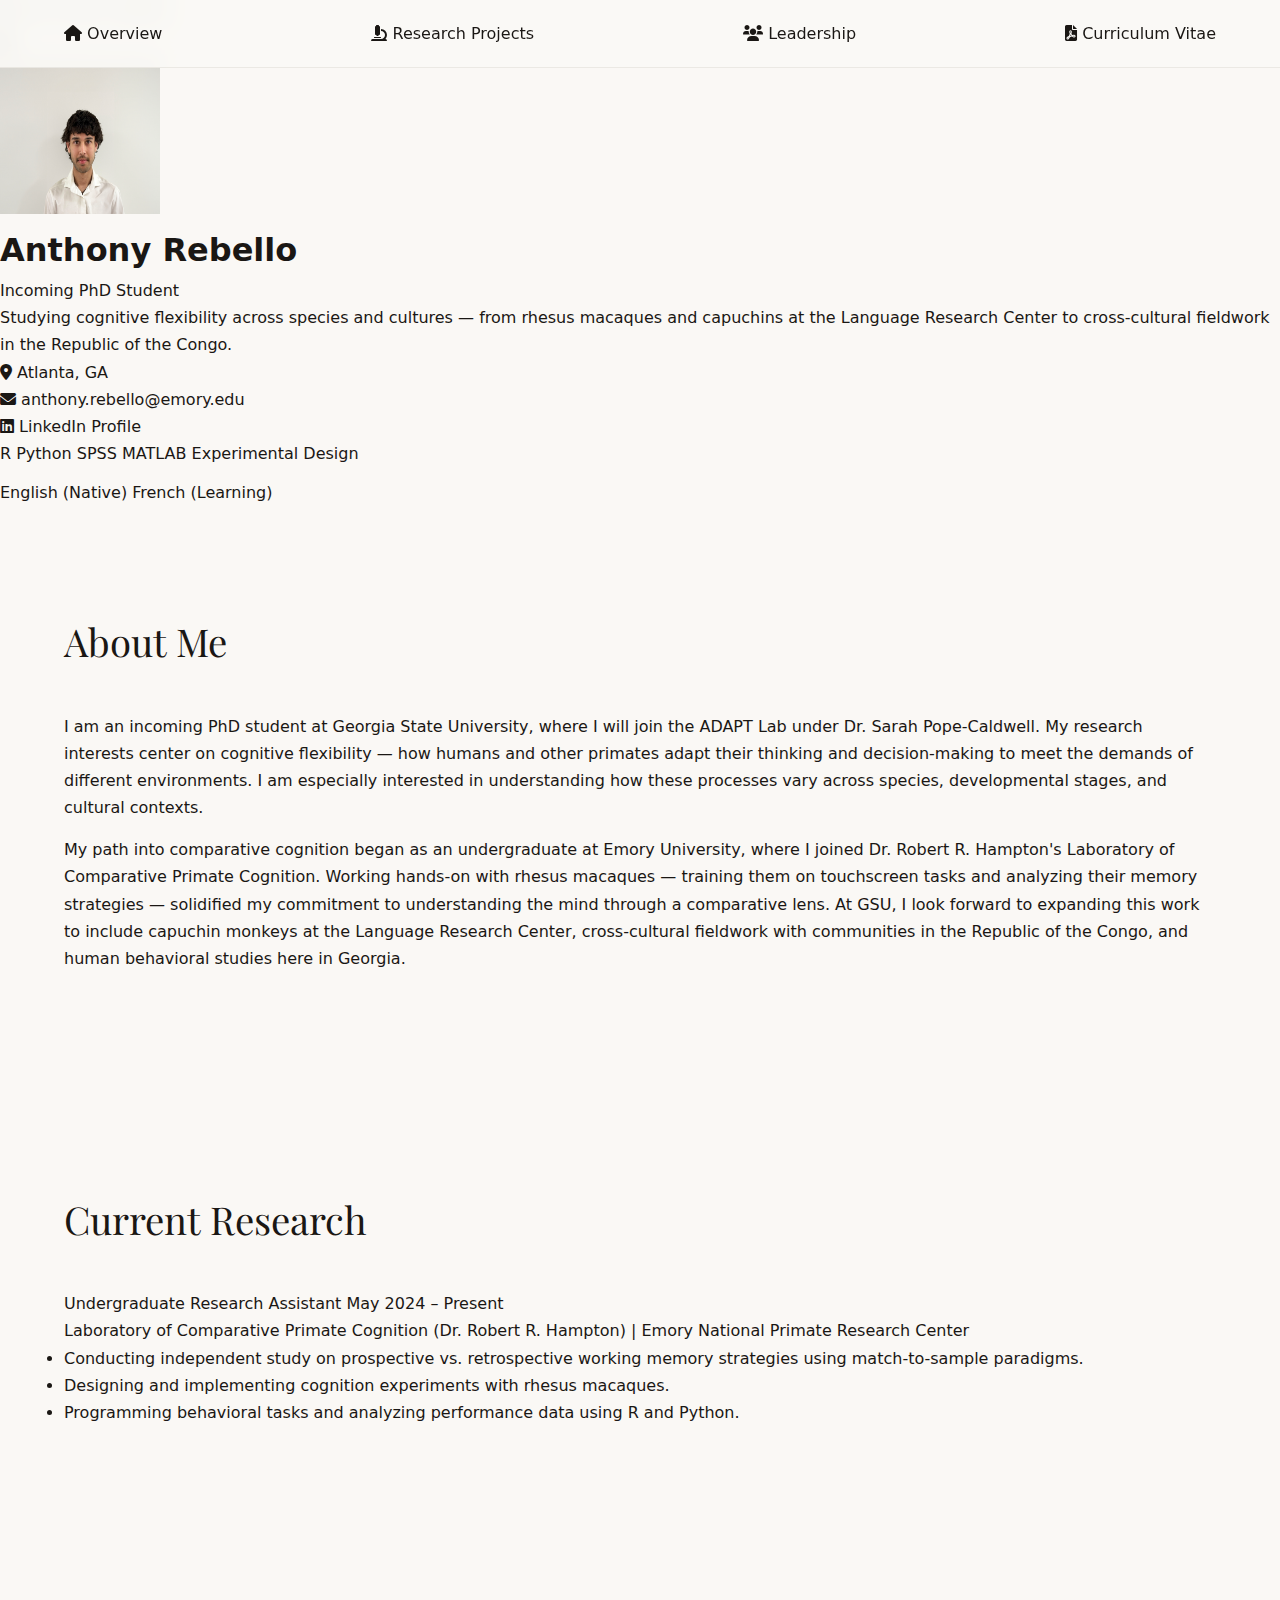
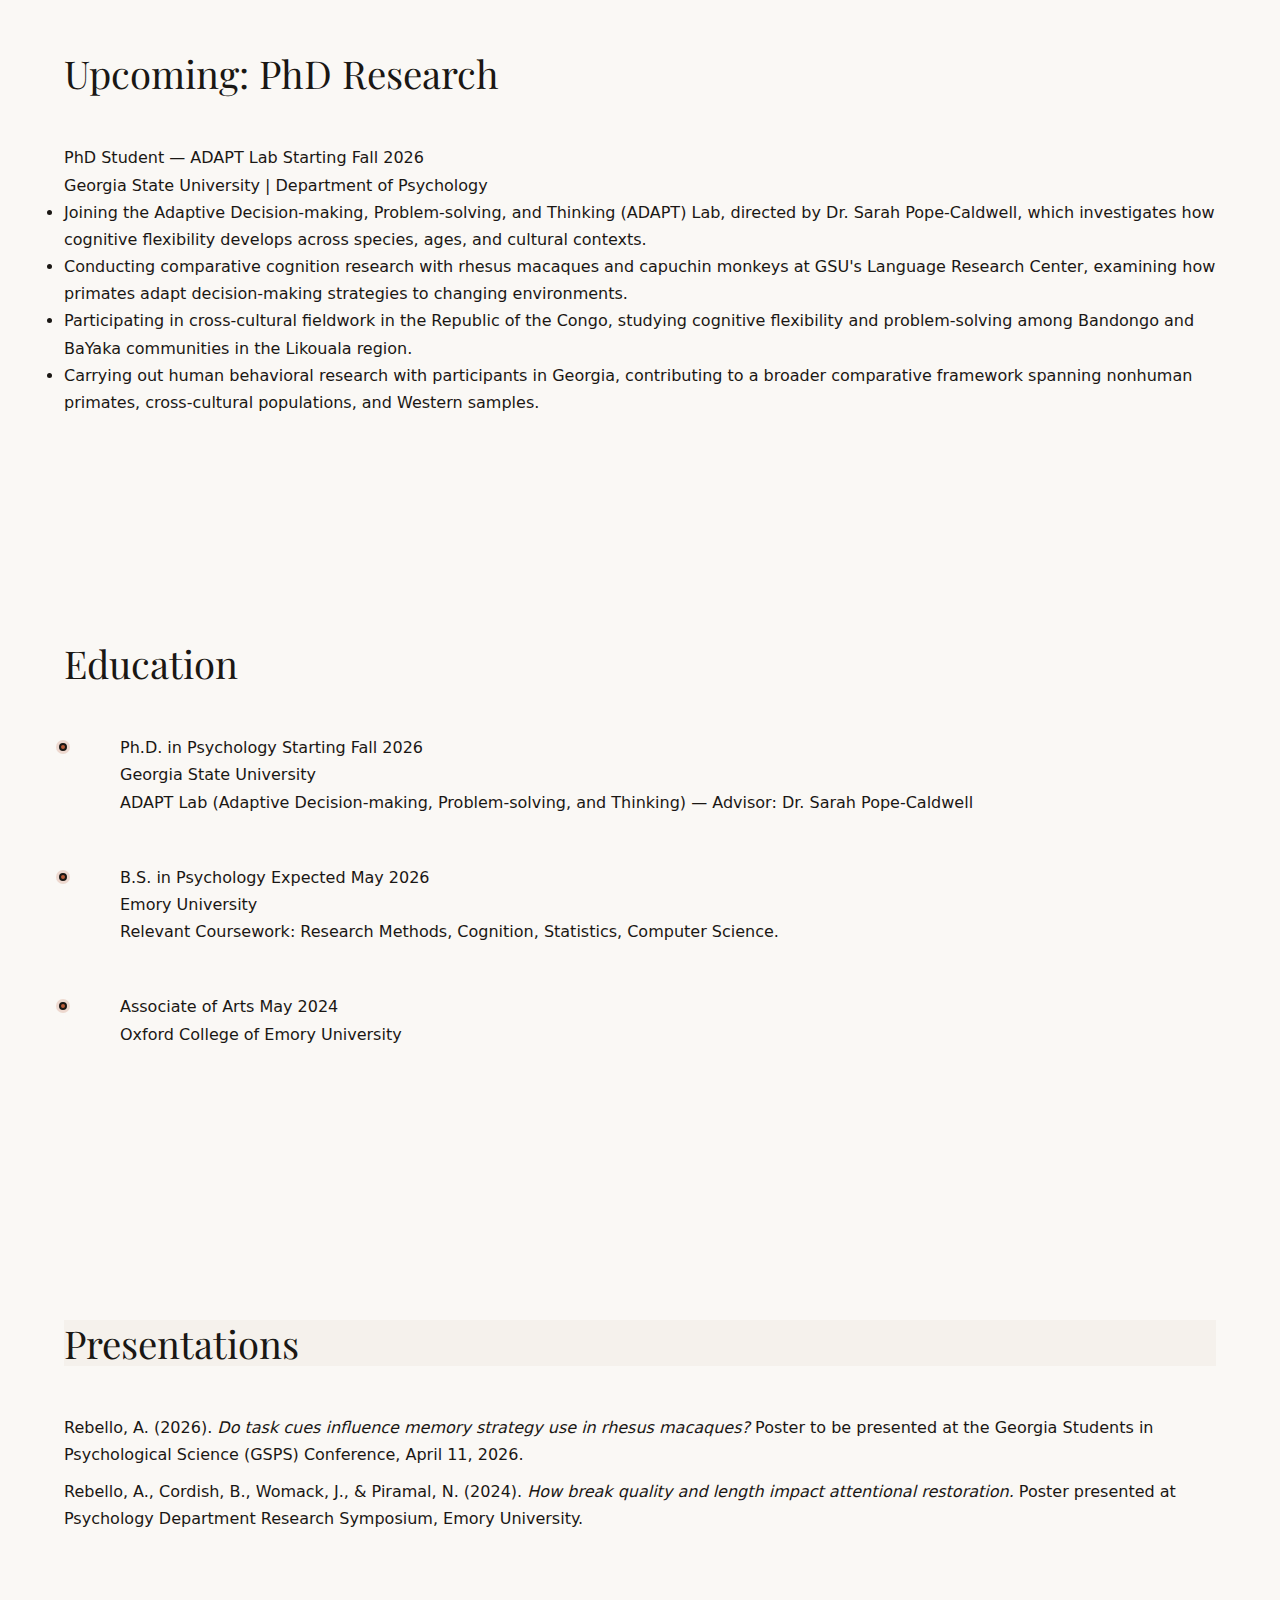
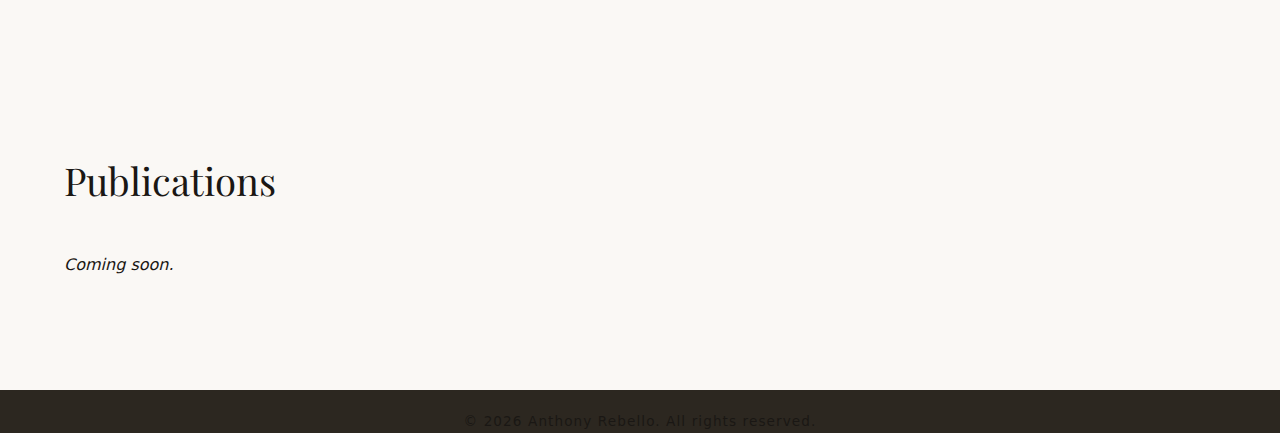
<file: index.html>
<!DOCTYPE html>
<html lang="en">
<head>
    <meta charset="UTF-8">
    <meta name="viewport" content="width=device-width, initial-scale=1.0">
    <title>Anthony Rebello | Incoming PhD Student, Georgia State University</title>
    <meta name="description" content="Portfolio for Anthony Rebello, incoming PhD student at Georgia State University's ADAPT Lab, studying cognitive flexibility in primates and across cultures at the Language Research Center and in the Republic of the Congo.">
    <meta name="keywords" content="Anthony Rebello, Georgia State University, ADAPT Lab, PhD student, cognitive flexibility, primate cognition, cross-cultural psychology, Language Research Center, rhesus macaques, capuchin monkeys, Emory University">
    <meta name="author" content="Anthony Rebello">
    <meta name="robots" content="index, follow">
    <link rel="canonical" href="https://anthonyhrebello.com/">
    <meta property="og:type" content="website">
    <meta property="og:title" content="Anthony Rebello | Incoming PhD Student, Georgia State University">
    <meta property="og:description" content="Incoming PhD student at GSU's ADAPT Lab, studying cognitive flexibility across primates and cultures at the Language Research Center and in the Republic of the Congo.">
    <meta property="og:url" content="https://anthonyhrebello.com/">
    <meta property="og:image" content="https://anthonyhrebello.com/assets/hero.jpg">

    <script async src="https://www.googletagmanager.com/gtag/js?id=G-NYQM9J02CN"></script>
    <script>
      window.dataLayer = window.dataLayer || [];
      function gtag(){dataLayer.push(arguments);}
      gtag('js', new Date());

      gtag('config', 'G-NYQM9J02CN');
    </script>
    <script data-goatcounter="https://anthonyhrebello.goatcounter.com/count" async src="//gc.zgo.at/count.js"></script>

    <link rel="icon" type="image/png" sizes="32x32" href="assets/R.png">
    <link rel="icon" type="image/png" sizes="16x16" href="assets/R.png">
    <link rel="apple-touch-icon" href="assets/R.png">
    <meta name="theme-color" content="#003366">

    <link rel="stylesheet" href="styles.css">
    <link rel="preconnect" href="https://fonts.googleapis.com">
    <link rel="preconnect" href="https://fonts.gstatic.com" crossorigin>
    <link href="https://fonts.googleapis.com/css2?family=Playfair+Display:ital,wght@0,400;0,700;1,400&family=Manrope:wght@300;400;500;600;700&display=swap" rel="stylesheet">
    <link rel="stylesheet" href="https://cdnjs.cloudflare.com/ajax/libs/font-awesome/6.0.0/css/all.min.css">

    <script type="application/ld+json">
    {
        "@context": "https://schema.org",
        "@type": "Person",
        "name": "Anthony H. Rebello",
        "jobTitle": "Incoming PhD Student",
        "affiliation": [
            {
                "@type": "CollegeOrUniversity",
                "name": "Georgia State University"
            },
            {
                "@type": "CollegeOrUniversity",
                "name": "Emory University"
            }
        ],
        "url": "https://anthonyhrebello.com/",
        "sameAs": [
            "https://www.linkedin.com/in/anthonyhrebello"
        ],
        "knowsAbout": [
            "cognitive flexibility",
            "primate cognition",
            "cross-cultural psychology",
            "comparative cognition",
            "prospective memory",
            "psychology research"
        ],
        "email": "mailto:anthony.rebello@emory.edu"
    }
    </script>
</head>
<body>
    <a class="skip-link" href="#main-content">Skip to main content</a>

    <div class="wrapper">

        <aside class="sidebar" aria-label="Site navigation and contact">
            <div class="sidebar-header-bg" role="presentation">
                <button class="theme-toggle" id="themeToggle" aria-label="Toggle dark mode">
                    <i class="fas fa-moon"></i>
                </button>
            </div>

            <div class="profile-section">
                <figure class="profile-img">
                    <img src="assets/hero.jpg" alt="Portrait of Anthony Rebello" loading="lazy" width="160" height="160">
                </figure>
                <h1>Anthony Rebello</h1>
                <div class="role">Incoming PhD Student</div>
                <p class="lead-text">
                    Studying cognitive flexibility across species and cultures — from rhesus macaques and capuchins at the Language Research Center to cross-cultural fieldwork in the Republic of the Congo.
                </p>
            </div>

            <nav class="nav-menu" aria-label="Primary">
                <a href="index.html" class="nav-link active" aria-current="page"><i class="fas fa-home" aria-hidden="true"></i> Overview</a>
                <a href="research.html" class="nav-link"><i class="fas fa-microscope" aria-hidden="true"></i> Research Projects</a>
                <a href="involvement.html" class="nav-link"><i class="fas fa-users" aria-hidden="true"></i> Leadership</a>
                <a href="AnthonyRebelloCV.pdf" target="_blank" rel="noopener" class="nav-link"><i class="fas fa-file-pdf" aria-hidden="true"></i> Curriculum Vitae</a>
            </nav>

            <div class="sidebar-details" aria-label="Contact details">
                <div class="contact-item"><i class="fas fa-map-marker-alt" aria-hidden="true"></i> Atlanta, GA</div>
                <div class="contact-item"><i class="fas fa-envelope" aria-hidden="true"></i> <a href="mailto:anthony.rebello@emory.edu">anthony.rebello@emory.edu</a></div>
                <div class="contact-item"><i class="fab fa-linkedin" aria-hidden="true"></i> <a href="https://linkedin.com/in/anthonyhrebello" target="_blank" rel="noopener">LinkedIn Profile</a></div>

                <div class="skills-cloud" aria-label="Research tools">
                    <span class="skill-tag">R</span>
                    <span class="skill-tag">Python</span>
                    <span class="skill-tag">SPSS</span>
                    <span class="skill-tag">MATLAB</span>
                    <span class="skill-tag">Experimental Design</span>
                </div>

                <div class="skills-cloud" aria-label="Languages" style="margin-top: 12px;">
                    <span class="skill-tag">English (Native)</span>
                    <span class="skill-tag">French (Learning)</span>
                </div>
            </div>
        </aside>

        <main class="main-content" id="main-content">

            <section aria-labelledby="about" class="fade-in">
                <h2 id="about" class="section-title">About Me</h2>
                <p>
                    I am an incoming PhD student at Georgia State University, where I will join the ADAPT Lab under Dr. Sarah Pope-Caldwell. My research interests center on cognitive flexibility — how humans and other primates adapt their thinking and decision-making to meet the demands of different environments. I am especially interested in understanding how these processes vary across species, developmental stages, and cultural contexts.
                </p>
                <p style="margin-top: 15px;">
                    My path into comparative cognition began as an undergraduate at Emory University, where I joined Dr. Robert R. Hampton's Laboratory of Comparative Primate Cognition. Working hands-on with rhesus macaques — training them on touchscreen tasks and analyzing their memory strategies — solidified my commitment to understanding the mind through a comparative lens. At GSU, I look forward to expanding this work to include capuchin monkeys at the Language Research Center, cross-cultural fieldwork with communities in the Republic of the Congo, and human behavioral studies here in Georgia.
                </p>
            </section>

            <section aria-labelledby="current-research" class="fade-in">
                <h2 id="current-research" class="section-title">Current Research</h2>
                <div class="item">
                    <div class="item-header">
                        <span class="item-role">Undergraduate Research Assistant</span>
                        <span class="item-date">May 2024 – Present</span>
                    </div>
                    <span class="item-place">Laboratory of Comparative Primate Cognition (Dr. Robert R. Hampton) | Emory National Primate Research Center</span>
                    <ul class="details">
                        <li>Conducting independent study on prospective vs. retrospective working memory strategies using match-to-sample paradigms.</li>
                        <li>Designing and implementing cognition experiments with rhesus macaques.</li>
                        <li>Programming behavioral tasks and analyzing performance data using R and Python.</li>
                    </ul>
                </div>
            </section>

            <section aria-labelledby="upcoming-research" class="fade-in">
                <h2 id="upcoming-research" class="section-title">Upcoming: PhD Research</h2>
                <div class="item">
                    <div class="item-header">
                        <span class="item-role">PhD Student — ADAPT Lab</span>
                        <span class="item-date">Starting Fall 2026</span>
                    </div>
                    <span class="item-place">Georgia State University | Department of Psychology</span>
                    <ul class="details">
                        <li>Joining the Adaptive Decision-making, Problem-solving, and Thinking (ADAPT) Lab, directed by Dr. Sarah Pope-Caldwell, which investigates how cognitive flexibility develops across species, ages, and cultural contexts.</li>
                        <li>Conducting comparative cognition research with rhesus macaques and capuchin monkeys at GSU's Language Research Center, examining how primates adapt decision-making strategies to changing environments.</li>
                        <li>Participating in cross-cultural fieldwork in the Republic of the Congo, studying cognitive flexibility and problem-solving among Bandongo and BaYaka communities in the Likouala region.</li>
                        <li>Carrying out human behavioral research with participants in Georgia, contributing to a broader comparative framework spanning nonhuman primates, cross-cultural populations, and Western samples.</li>
                    </ul>
                </div>
            </section>

            <section aria-labelledby="education" class="fade-in">
                <h2 id="education" class="section-title">Education</h2>
                <div class="timeline">
                    <div class="timeline-item">
                        <div class="item-header">
                            <span class="item-role">Ph.D. in Psychology</span>
                            <span class="item-date">Starting Fall 2026</span>
                        </div>
                        <span class="item-place">Georgia State University</span>
                        <p class="muted-text">ADAPT Lab (Adaptive Decision-making, Problem-solving, and Thinking) — Advisor: Dr. Sarah Pope-Caldwell</p>
                    </div>

                    <div class="timeline-item">
                        <div class="item-header">
                            <span class="item-role">B.S. in Psychology</span>
                            <span class="item-date">Expected May 2026</span>
                        </div>
                        <span class="item-place">Emory University</span>
                        <p class="muted-text">Relevant Coursework: Research Methods, Cognition, Statistics, Computer Science.</p>
                    </div>

                    <div class="timeline-item">
                        <div class="item-header">
                            <span class="item-role">Associate of Arts</span>
                            <span class="item-date">May 2024</span>
                        </div>
                        <span class="item-place">Oxford College of Emory University</span>
                    </div>
                </div>
            </section>

            <section aria-labelledby="presentations" class="fade-in" style="border-left-color: var(--accent);">
                <h2 id="presentations" class="section-title">Presentations</h2>
                <p>
                    <strong>Rebello, A.</strong> (2026). <em>Do task cues influence memory strategy use in rhesus macaques?</em> Poster to be presented at the Georgia Students in Psychological Science (GSPS) Conference, April 11, 2026.
                </p>
                <p style="margin-top: 10px;">
                    <strong>Rebello, A.</strong>, Cordish, B., Womack, J., &amp; Piramal, N. (2024). <em>How break quality and length impact attentional restoration.</em> Poster presented at Psychology Department Research Symposium, Emory University.
                </p>
            </section>

            <section aria-labelledby="publications" class="fade-in">
                <h2 id="publications" class="section-title">Publications</h2>
                <p style="color: var(--text-light); font-style: italic;">Coming soon.</p>
            </section>

            <footer style="text-align: center; padding: 20px 0 0; color: var(--text-light); font-size: 0.85rem;">
                <p>&copy; 2026 Anthony Rebello. All rights reserved.</p>
            </footer>

        </main>
    </div>
    <script>
    // Dark mode toggle
    (function() {
        var toggle = document.getElementById('themeToggle');
        var icon = toggle.querySelector('i');
        var saved = localStorage.getItem('theme');
        if (saved === 'dark' || (!saved && window.matchMedia('(prefers-color-scheme: dark)').matches)) {
            document.documentElement.setAttribute('data-theme', 'dark');
            icon.classList.replace('fa-moon', 'fa-sun');
        }
        toggle.addEventListener('click', function() {
            var isDark = document.documentElement.getAttribute('data-theme') === 'dark';
            if (isDark) {
                document.documentElement.removeAttribute('data-theme');
                icon.classList.replace('fa-sun', 'fa-moon');
                localStorage.setItem('theme', 'light');
            } else {
                document.documentElement.setAttribute('data-theme', 'dark');
                icon.classList.replace('fa-moon', 'fa-sun');
                localStorage.setItem('theme', 'dark');
            }
        });
    })();

    // Scroll fade-in animations
    (function() {
        var observer = new IntersectionObserver(function(entries) {
            entries.forEach(function(entry) {
                if (entry.isIntersecting) {
                    entry.target.classList.add('visible');
                    observer.unobserve(entry.target);
                }
            });
        }, { threshold: 0.1 });
        document.querySelectorAll('.fade-in').forEach(function(el) {
            observer.observe(el);
        });
    })();
    </script>
</body>
</html>
</file>
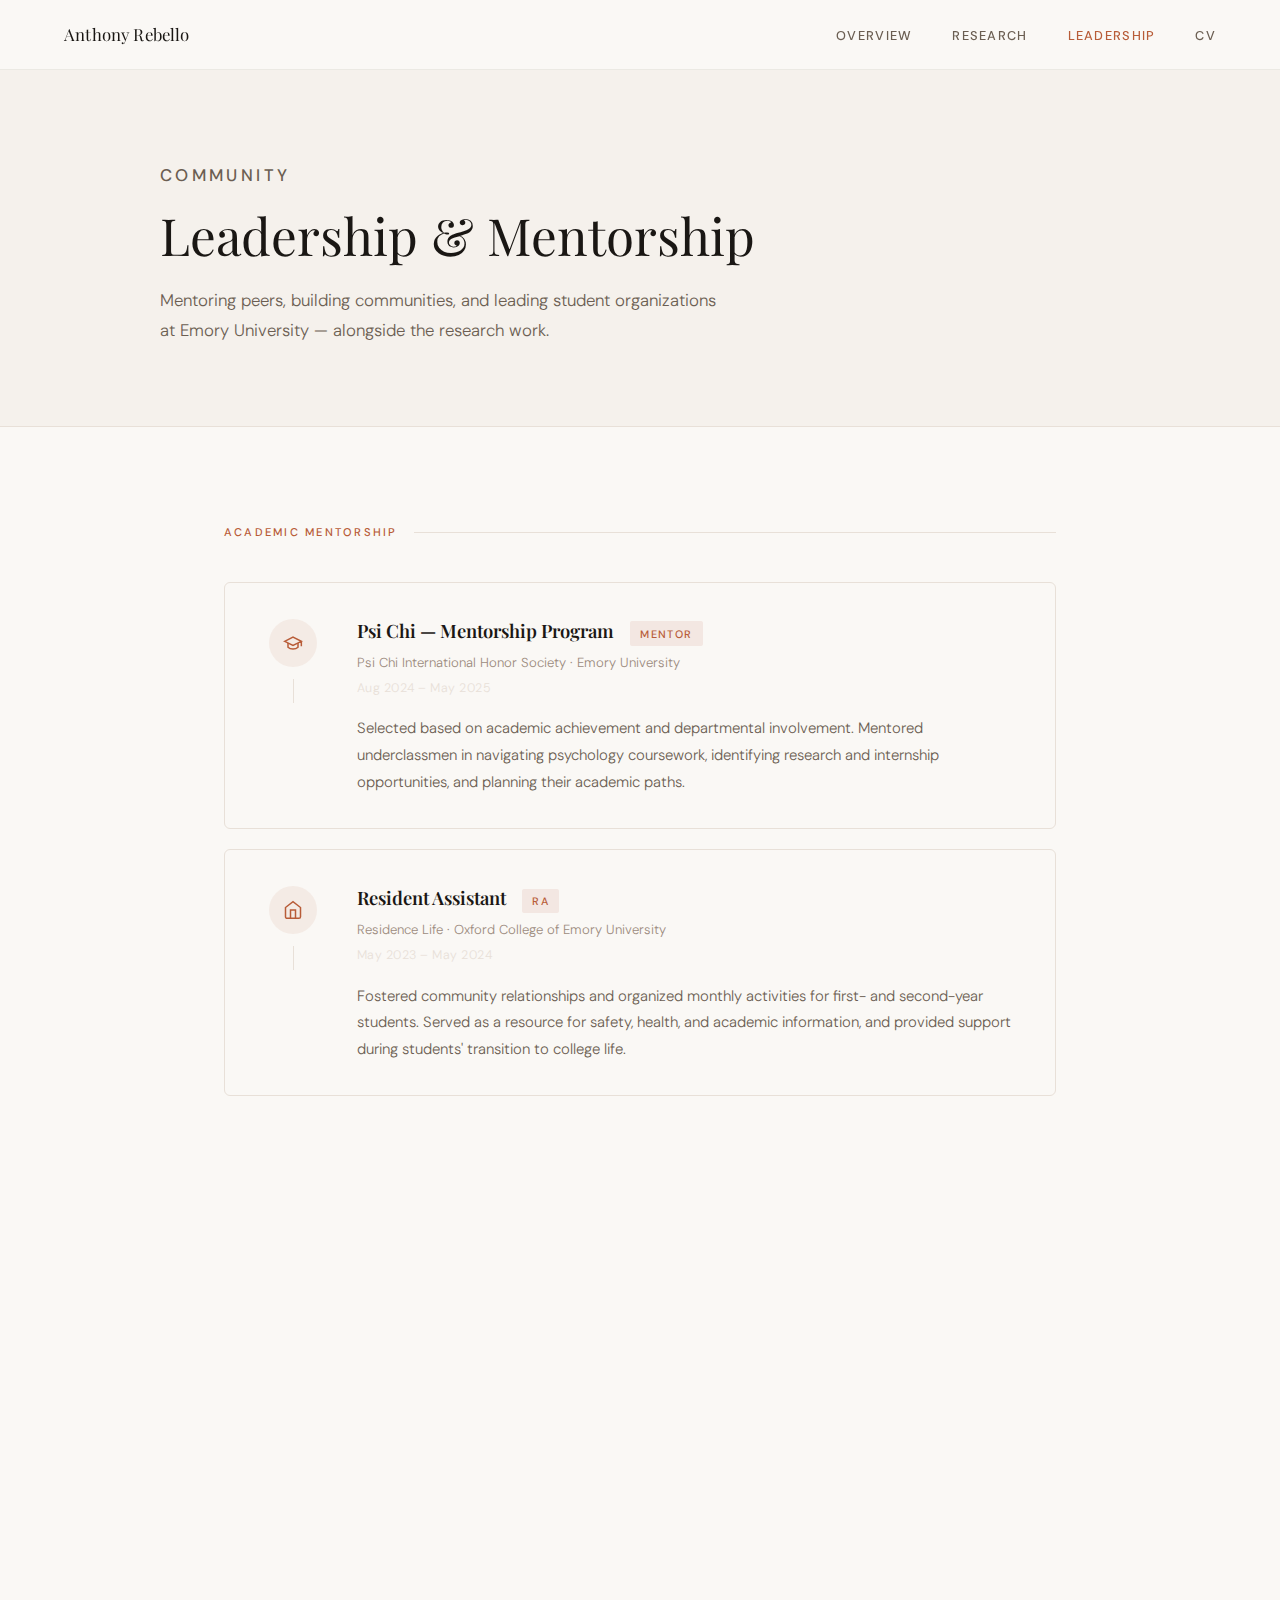
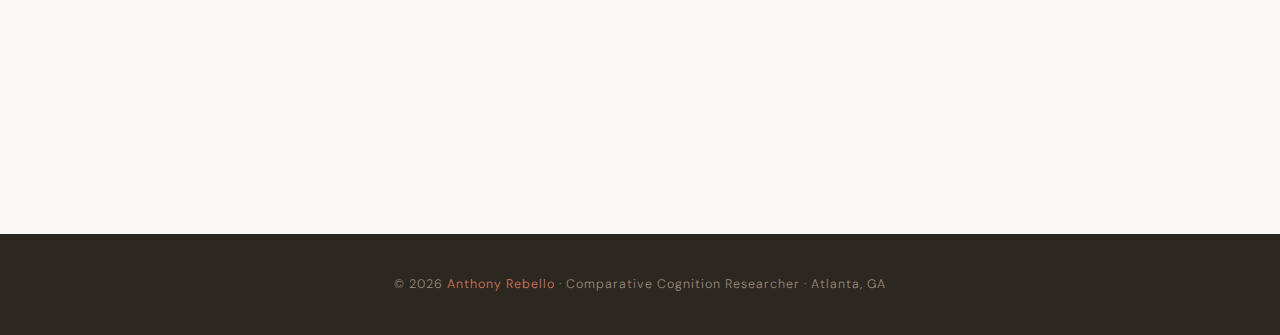
<file: involvement.html>
<!DOCTYPE html>
<html lang="en">
<head>
  <meta charset="UTF-8" />
  <meta name="viewport" content="width=device-width, initial-scale=1.0" />
  <title>Leadership | Anthony Rebello</title>
  <meta name="description" content="Leadership and mentorship by Anthony Rebello — Psi Chi mentor, Resident Assistant, Running Club, and Outdoor Club President at Emory University." />
  <meta name="author" content="Anthony Rebello" />
  <meta name="robots" content="index, follow" />
  <link rel="canonical" href="https://anthonyhrebello.com/involvement.html" />
  <meta property="og:type" content="profile" />
  <meta property="og:title" content="Leadership | Anthony Rebello" />
  <meta property="og:description" content="Explore Anthony Rebello's leadership roles, mentorship, and student community building at Emory University." />
  <meta property="og:url" content="https://anthonyhrebello.com/involvement.html" />
  <meta property="og:image" content="https://anthonyhrebello.com/assets/hero.jpg" />

  <script async src="https://www.googletagmanager.com/gtag/js?id=G-NYQM9J02CN"></script>
  <script>
    window.dataLayer = window.dataLayer || [];
    function gtag(){dataLayer.push(arguments);}
    gtag('js', new Date());
    gtag('config', 'G-NYQM9J02CN');
  </script>
  <script data-goatcounter="https://anthonyhrebello.goatcounter.com/count" async src="//gc.zgo.at/count.js"></script>

  <link rel="icon" type="image/png" sizes="32x32" href="assets/R.png" />
  <link rel="apple-touch-icon" href="assets/R.png" />
  <meta name="theme-color" content="#1a1714" />

  <link rel="preconnect" href="https://fonts.googleapis.com" />
  <link rel="preconnect" href="https://fonts.gstatic.com" crossorigin />
  <link href="https://fonts.googleapis.com/css2?family=Playfair+Display:ital,wght@0,400;0,600;1,400&family=DM+Sans:wght@300;400;500&display=swap" rel="stylesheet" />
  <link rel="stylesheet" href="styles.css" />
</head>
<body>

  <!-- MOBILE NAV DRAWER -->
  <div class="nav-drawer" id="navDrawer">
    <button class="nav-drawer-close" id="navClose" aria-label="Close menu">✕</button>
    <a href="index.html" class="">Overview</a>
    <a href="research.html" class="">Research</a>
    <a href="involvement.html" class="active">Leadership</a>
    <a href="AnthonyRebelloCV.pdf" target="_blank" rel="noopener">CV</a>
  </div>

  <nav id="nav">
    <a href="index.html" class="nav-name">Anthony Rebello</a>
    <ul class="nav-links">
      <li><a href="index.html">Overview</a></li>
      <li><a href="research.html">Research</a></li>
      <li><a href="involvement.html" class="active">Leadership</a></li>
      <li><a href="AnthonyRebelloCV.pdf" target="_blank" rel="noopener">CV</a></li>
    </ul>
    <button class="nav-hamburger" id="navHamburger" aria-label="Open menu"><span></span><span></span><span></span></button>
  </nav>

  <header class="page-header">
    <div class="page-header-inner">
      <p class="page-label reveal">Community</p>
      <h1 class="reveal">Leadership & Mentorship</h1>
      <p class="reveal">Mentoring peers, building communities, and leading student organizations at Emory University — alongside the research work.</p>
    </div>
  </header>

  <main id="main-content">
    <div class="content">

      <!-- ACADEMIC MENTORSHIP -->
      <div class="leadership-section">
        <div class="section-eyebrow reveal">
          <span class="section-eyebrow-label">Academic Mentorship</span>
          <div class="section-eyebrow-line"></div>
        </div>

        <div class="role-card reveal">
          <div class="role-icon-wrap">
            <div class="role-icon">
              <svg width="20" height="20" viewBox="0 0 24 24" fill="none" stroke="var(--accent)" stroke-width="1.8">
                <path d="M22 10v6M2 10l10-5 10 5-10 5z"/>
                <path d="M6 12v5c3 3 9 3 12 0v-5"/>
              </svg>
            </div>
            <div class="role-icon-line"></div>
          </div>
          <div class="role-body">
            <div class="role-header">
              <span class="role-title">Psi Chi — Mentorship Program</span>
              <span class="role-badge">Mentor</span>
            </div>
            <p class="role-org">Psi Chi International Honor Society · Emory University</p>
            <p class="role-date">Aug 2024 – May 2025</p>
            <p class="role-desc">
              Selected based on academic achievement and departmental involvement. Mentored underclassmen in navigating psychology coursework, identifying research and internship opportunities, and planning their academic paths.
            </p>
          </div>
        </div>

        <div class="role-card reveal">
          <div class="role-icon-wrap">
            <div class="role-icon">
              <svg width="20" height="20" viewBox="0 0 24 24" fill="none" stroke="var(--accent)" stroke-width="1.8">
                <path d="M3 9l9-7 9 7v11a2 2 0 0 1-2 2H5a2 2 0 0 1-2-2z"/>
                <polyline points="9 22 9 12 15 12 15 22"/>
              </svg>
            </div>
            <div class="role-icon-line"></div>
          </div>
          <div class="role-body">
            <div class="role-header">
              <span class="role-title">Resident Assistant</span>
              <span class="role-badge">RA</span>
            </div>
            <p class="role-org">Residence Life · Oxford College of Emory University</p>
            <p class="role-date">May 2023 – May 2024</p>
            <p class="role-desc">
              Fostered community relationships and organized monthly activities for first- and second-year students. Served as a resource for safety, health, and academic information, and provided support during students' transition to college life.
            </p>
          </div>
        </div>
      </div>

      <!-- CAMPUS LEADERSHIP -->
      <div class="leadership-section">
        <div class="section-eyebrow reveal">
          <span class="section-eyebrow-label">Campus Leadership</span>
          <div class="section-eyebrow-line"></div>
        </div>

        <div class="role-card reveal">
          <div class="role-icon-wrap">
            <div class="role-icon">
              <svg width="20" height="20" viewBox="0 0 24 24" fill="none" stroke="var(--accent)" stroke-width="1.8">
                <circle cx="12" cy="5" r="3"/>
                <path d="M6.5 8a5.5 5.5 0 0 0 11 0"/>
                <path d="M3 21l4-8 5 3 5-3 4 8"/>
              </svg>
            </div>
            <div class="role-icon-line"></div>
          </div>
          <div class="role-body">
            <div class="role-header">
              <span class="role-title">Emory University Running Club</span>
              <span class="role-badge">Representative</span>
            </div>
            <p class="role-org">Emory University</p>
            <p class="role-date">Aug 2024 – Present</p>
            <p class="role-desc">
              Led outreach and planning for weekly training sessions as the Upperclassmen Representative. Co-organized events and coordinated transportation logistics for student races.
            </p>
          </div>
        </div>

        <div class="role-card reveal">
          <div class="role-icon-wrap">
            <div class="role-icon">
              <svg width="20" height="20" viewBox="0 0 24 24" fill="none" stroke="var(--accent)" stroke-width="1.8">
                <path d="M3 17l4-8 4 4 4-6 4 4"/>
                <path d="M21 21H3"/>
                <circle cx="18" cy="8" r="2"/>
              </svg>
            </div>
            <div class="role-icon-line"></div>
          </div>
          <div class="role-body">
            <div class="role-header">
              <span class="role-title">Oxford College Outdoor Club</span>
              <span class="role-badge">President</span>
            </div>
            <p class="role-org">Oxford College of Emory University</p>
            <p class="role-date">May 2023 – May 2025</p>
            <p class="role-desc">
              Oversaw club finances, elections, and advertising for a two-year term. Served as primary liaison between the faculty advisor and executive board to plan adventure activities and grow club membership.
            </p>
          </div>
        </div>
      </div>

    </div>
  </main>

  <footer>
    <p>© 2026 <span>Anthony Rebello</span> · Comparative Cognition Researcher · Atlanta, GA</p>
  </footer>
  <script>
    const nav = document.getElementById('nav');
    window.addEventListener('scroll', () => {
      nav.classList.toggle('scrolled', window.scrollY > 30);
    });


    // Mobile nav
    const hamburger = document.getElementById('navHamburger');
    const drawer = document.getElementById('navDrawer');
    const navClose = document.getElementById('navClose');
    hamburger.addEventListener('click', () => {
      hamburger.classList.toggle('open');
      drawer.classList.toggle('open');
      document.body.style.overflow = drawer.classList.contains('open') ? 'hidden' : '';
    });
    navClose.addEventListener('click', () => {
      hamburger.classList.remove('open');
      drawer.classList.remove('open');
      document.body.style.overflow = '';
    });
    drawer.querySelectorAll('a').forEach(a => {
      a.addEventListener('click', () => {
        hamburger.classList.remove('open');
        drawer.classList.remove('open');
        document.body.style.overflow = '';
      });
    });
    document.body.classList.add('js-ready');
    const observer = new IntersectionObserver((entries) => {
      entries.forEach((entry, i) => {
        if (entry.isIntersecting) {
          setTimeout(() => entry.target.classList.add('visible'), i * 60);
          observer.unobserve(entry.target);
        }
      });
    }, { threshold: 0.1 });
    document.querySelectorAll('.reveal').forEach(el => observer.observe(el));
  </script>

</body>
</html>
</file>
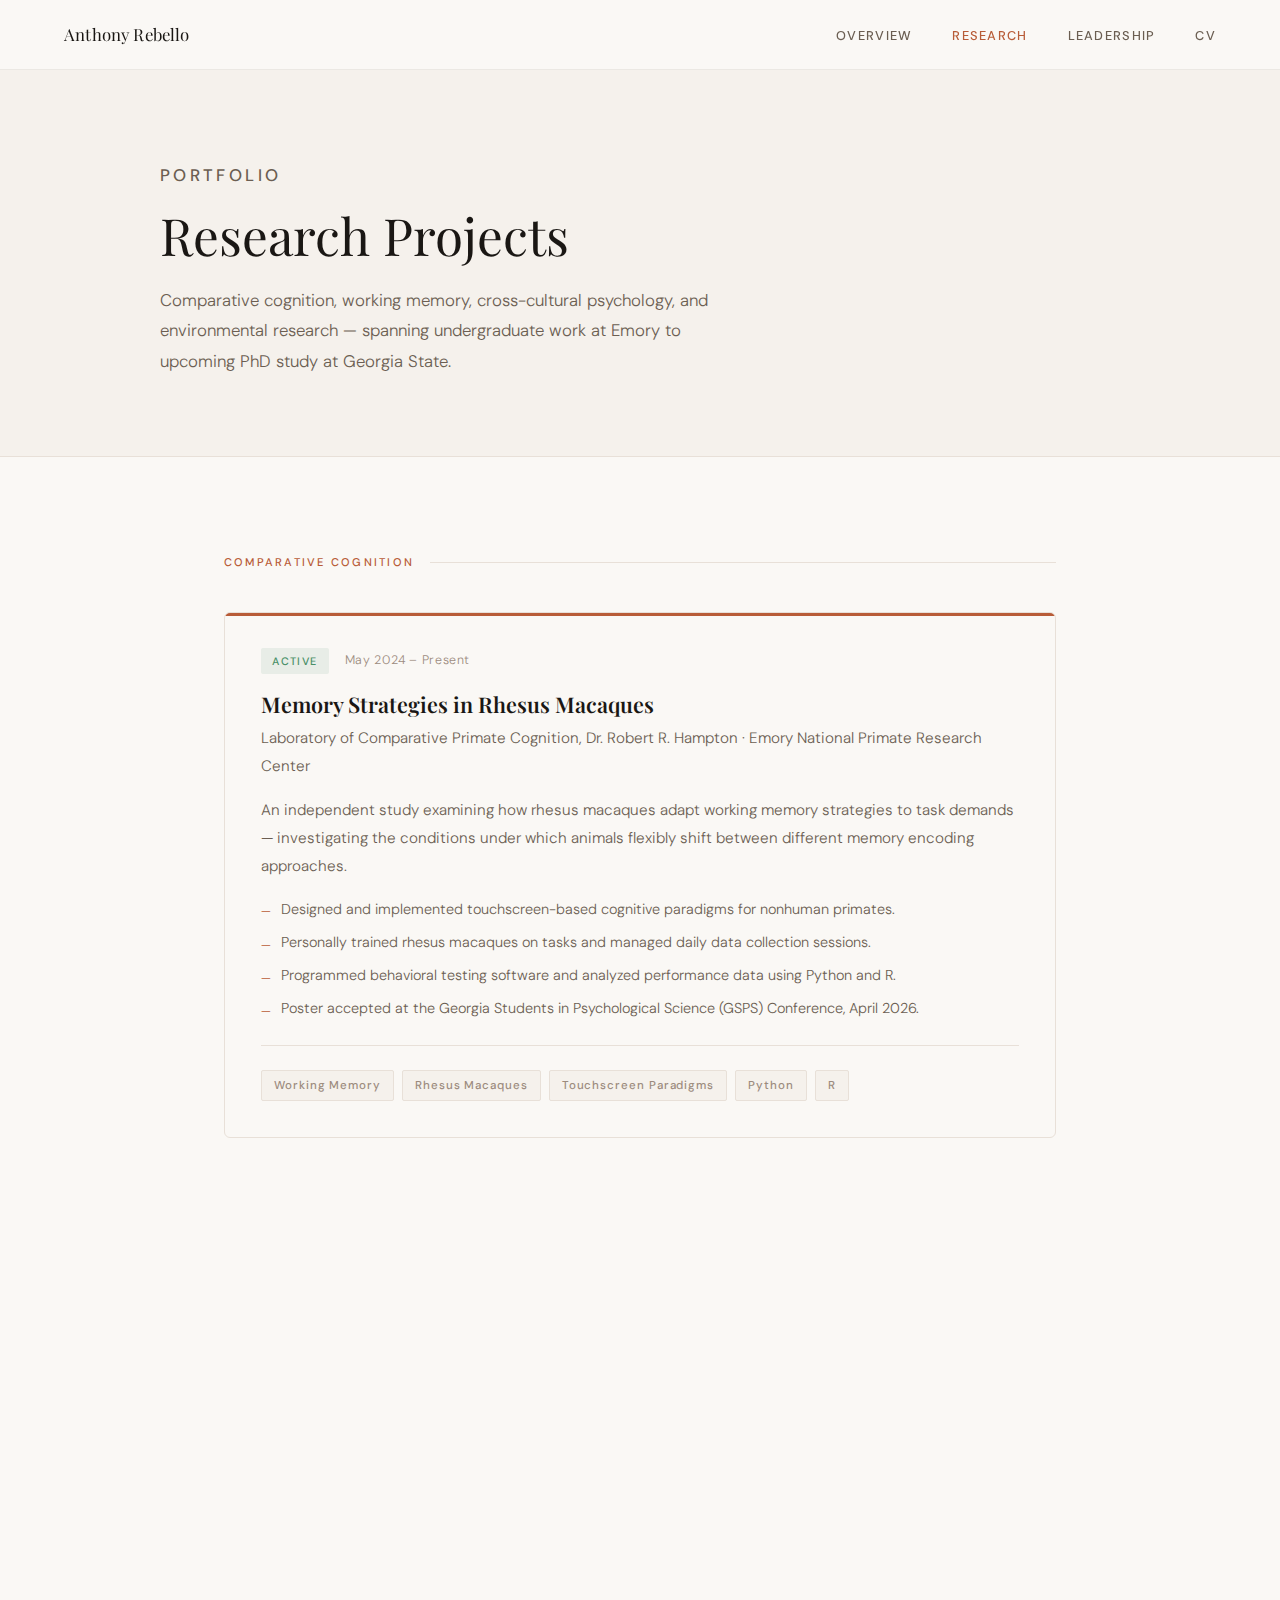
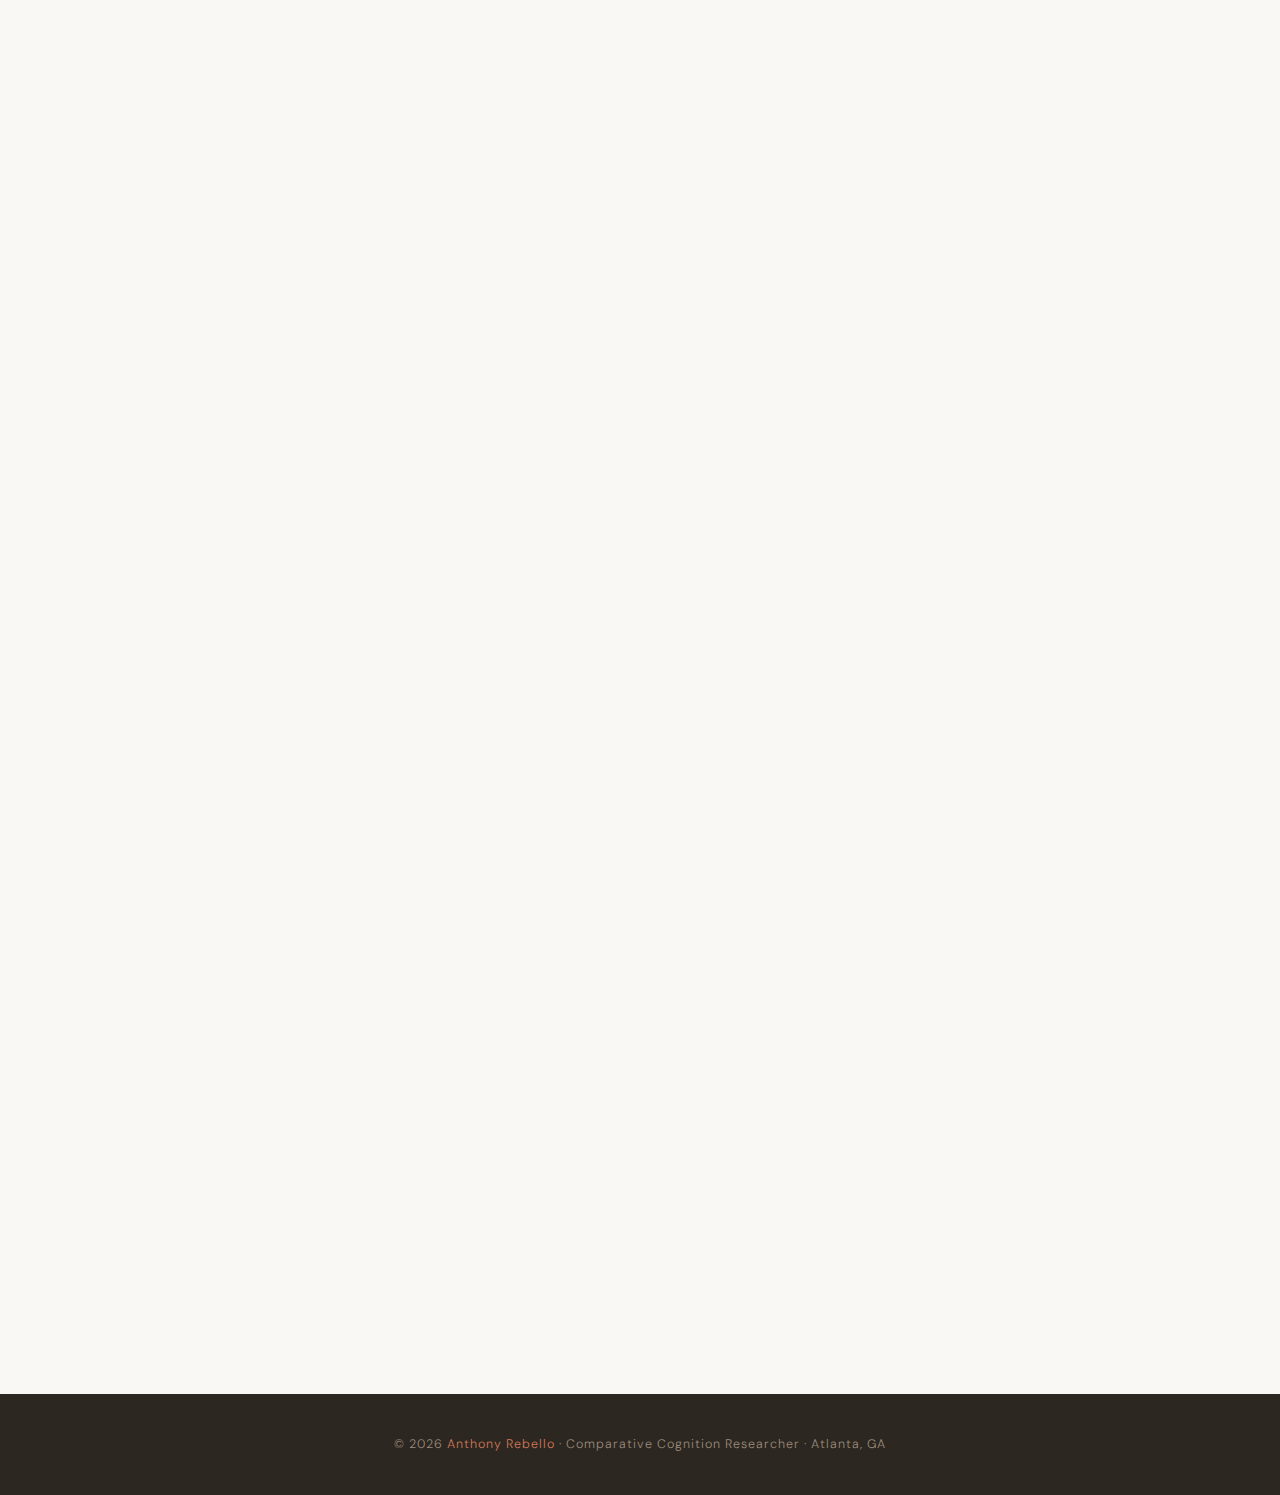
<file: research.html>
<!DOCTYPE html>
<html lang="en">
<head>
  <meta charset="UTF-8" />
  <meta name="viewport" content="width=device-width, initial-scale=1.0" />
  <title>Research Projects | Anthony Rebello</title>
  <meta name="description" content="Research portfolio for Anthony Rebello, incoming PhD student at GSU's ADAPT Lab, covering primate cognition, comparative cognition, cross-cultural psychology, and environmental psychology." />
  <meta name="author" content="Anthony Rebello" />
  <meta name="robots" content="index, follow" />
  <link rel="canonical" href="https://anthonyhrebello.com/research.html" />
  <meta property="og:type" content="article" />
  <meta property="og:title" content="Research Projects | Anthony Rebello" />
  <meta property="og:description" content="Detailed look at Anthony Rebello's research on primate cognition, comparative cognition, cross-cultural cognitive flexibility, and environmental psychology." />
  <meta property="og:url" content="https://anthonyhrebello.com/research.html" />
  <meta property="og:image" content="https://anthonyhrebello.com/assets/hero.jpg" />

  <script async src="https://www.googletagmanager.com/gtag/js?id=G-NYQM9J02CN"></script>
  <script>
    window.dataLayer = window.dataLayer || [];
    function gtag(){dataLayer.push(arguments);}
    gtag('js', new Date());
    gtag('config', 'G-NYQM9J02CN');
  </script>
  <script data-goatcounter="https://anthonyhrebello.goatcounter.com/count" async src="//gc.zgo.at/count.js"></script>

  <link rel="icon" type="image/png" sizes="32x32" href="assets/R.png" />
  <link rel="apple-touch-icon" href="assets/R.png" />
  <meta name="theme-color" content="#1a1714" />

  <link rel="preconnect" href="https://fonts.googleapis.com" />
  <link rel="preconnect" href="https://fonts.gstatic.com" crossorigin />
  <link href="https://fonts.googleapis.com/css2?family=Playfair+Display:ital,wght@0,400;0,600;1,400&family=DM+Sans:wght@300;400;500&display=swap" rel="stylesheet" />
  <link rel="stylesheet" href="styles.css" />
</head>
<body>

  <nav id="nav">
    <a href="index.html" class="nav-name">Anthony Rebello</a>
    <ul class="nav-links">
      <li><a href="index.html">Overview</a></li>
      <li><a href="research.html" class="active">Research</a></li>
      <li><a href="involvement.html">Leadership</a></li>
      <li><a href="AnthonyRebelloCV.pdf" target="_blank" rel="noopener">CV</a></li>
    </ul>
  </nav>

  <header class="page-header">
    <div class="page-header-inner">
      <p class="page-label reveal">Portfolio</p>
      <h1 class="reveal">Research Projects</h1>
      <p class="reveal">Comparative cognition, working memory, cross-cultural psychology, and environmental research — spanning undergraduate work at Emory to upcoming PhD study at Georgia State.</p>
    </div>
  </header>

  <main id="main-content">
    <div class="content">

      <!-- COMPARATIVE COGNITION -->
      <div class="research-section">
        <div class="section-eyebrow reveal">
          <span class="section-eyebrow-label">Comparative Cognition</span>
          <div class="section-eyebrow-line"></div>
        </div>

        <div class="project-card reveal">
          <div class="card-accent-bar"></div>
          <div class="card-body">
            <div class="card-meta">
              <span class="card-status ongoing">Active</span>
              <span class="card-date">May 2024 – Present</span>
            </div>
            <h3>Memory Strategies in Rhesus Macaques</h3>
            <p class="card-org">Laboratory of Comparative Primate Cognition, Dr. Robert R. Hampton · Emory National Primate Research Center</p>
            <p>
              An independent study examining how rhesus macaques adapt working memory strategies to task demands — investigating the conditions under which animals flexibly shift between different memory encoding approaches.
            </p>
            <ul class="card-bullets">
              <li>Designed and implemented touchscreen-based cognitive paradigms for nonhuman primates.</li>
              <li>Personally trained rhesus macaques on tasks and managed daily data collection sessions.</li>
              <li>Programmed behavioral testing software and analyzed performance data using Python and R.</li>
              <li>Poster accepted at the Georgia Students in Psychological Science (GSPS) Conference, April 2026.</li>
            </ul>
            <div class="card-tags">
              <span class="card-tag">Working Memory</span>
              <span class="card-tag">Rhesus Macaques</span>
              <span class="card-tag">Touchscreen Paradigms</span>
              <span class="card-tag">Python</span>
              <span class="card-tag">R</span>
            </div>
          </div>
        </div>

        <div class="project-card reveal">
          <div class="card-accent-bar blue"></div>
          <div class="card-body">
            <div class="card-meta">
              <span class="card-status upcoming">Upcoming — Fall 2026</span>
            </div>
            <h3>Cognitive Flexibility Across Species & Cultures</h3>
            <p class="card-org">ADAPT Lab, Dr. Sarah Pope-Caldwell · Georgia State University</p>
            <p>
              As an incoming PhD student, I will join the Adaptive Decision-making, Problem-solving, and Thinking (ADAPT) Lab to study how cognitive flexibility varies across species, developmental stages, and cultural contexts.
            </p>
            <ul class="card-bullets">
              <li>Comparative cognition research with rhesus macaques and capuchin monkeys at GSU's Language Research Center.</li>
              <li>Cross-cultural fieldwork with Bandongo and BaYaka communities in the Likouala region, Republic of the Congo.</li>
              <li>Human behavioral research with participants in Georgia, contributing to a broad comparative framework.</li>
            </ul>
            <div class="card-tags">
              <span class="card-tag">Cognitive Flexibility</span>
              <span class="card-tag">Capuchin Monkeys</span>
              <span class="card-tag">Cross-Cultural</span>
              <span class="card-tag">Republic of the Congo</span>
              <span class="card-tag">Comparative Framework</span>
            </div>
          </div>
        </div>
      </div>

      <!-- ENVIRONMENTAL PSYCHOLOGY -->
      <div class="research-section">
        <div class="section-eyebrow reveal">
          <span class="section-eyebrow-label">Environmental Psychology</span>
          <div class="section-eyebrow-line"></div>
        </div>

        <div class="project-card reveal">
          <div class="card-accent-bar"></div>
          <div class="card-body">
            <div class="card-meta">
              <span class="card-status">Completed</span>
              <span class="card-date">2024</span>
            </div>
            <h3>Break Quality & Attentional Restoration</h3>
            <p class="card-org">Department of Psychology · Emory University</p>
            <p>
              Investigated how the quality and duration of work breaks affect attentional restoration. We hypothesized that break quality — nature exposure versus passive phone use — would moderate the degree of cognitive restoration experienced.
            </p>
            <p class="callout">
              Rebello, A., Cordish, B., Womack, J., &amp; Piramal, N. (2024). <em>How break quality and length impact attentional restoration.</em> Poster presented at Psychology Department Research Symposium, Emory University.
            </p>
            <div class="card-tags">
              <span class="card-tag">Attention</span>
              <span class="card-tag">Restorative Environments</span>
              <span class="card-tag">SPSS</span>
              <span class="card-tag">Experimental Design</span>
            </div>
          </div>
        </div>
      </div>

      <!-- FIELD ECOLOGY -->
      <div class="research-section">
        <div class="section-eyebrow reveal">
          <span class="section-eyebrow-label">Field Ecology</span>
          <div class="section-eyebrow-line"></div>
        </div>

        <div class="project-card reveal">
          <div class="card-accent-bar green"></div>
          <div class="card-body">
            <div class="card-meta">
              <span class="card-status">Completed</span>
              <span class="card-date">2023 – 2024</span>
            </div>
            <h3>Sustainable Erosion Control</h3>
            <p class="card-org">Environmental Science · Oxford College of Emory University</p>
            <p>
              Field research optimizing sustainable land management practices for the Oxford Organic Farm, focusing on soil erosion measurement and intervention.
            </p>
            <ul class="card-bullets">
              <li>Collaborated with faculty to design and implement soil erosion measurement techniques.</li>
              <li>Analyzed erosion data to produce evidence-based recommendations for farm management practices.</li>
            </ul>
            <div class="card-tags">
              <span class="card-tag">Field Research</span>
              <span class="card-tag">Soil Science</span>
              <span class="card-tag">Sustainable Agriculture</span>
            </div>
          </div>
        </div>
      </div>

    </div>
  </main>

  <footer>
    <p>© 2026 <span>Anthony Rebello</span> · Comparative Cognition Researcher · Atlanta, GA</p>
  </footer>
  <script>
    const nav = document.getElementById('nav');
    window.addEventListener('scroll', () => {
      nav.classList.toggle('scrolled', window.scrollY > 30);
    });

    document.body.classList.add('js-ready');
    const observer = new IntersectionObserver((entries) => {
      entries.forEach((entry, i) => {
        if (entry.isIntersecting) {
          setTimeout(() => entry.target.classList.add('visible'), i * 60);
          observer.unobserve(entry.target);
        }
      });
    }, { threshold: 0.1 });
    document.querySelectorAll('.reveal').forEach(el => observer.observe(el));
  </script>

</body>
</html>
</file>
<file: styles.css>
/* ============================================================
   Anthony Rebello — anthonyhrebello.com
   Shared stylesheet: index.html, research.html, involvement.html
   ============================================================ */

/* ── RESET & BASE ── */
*, *::before, *::after { box-sizing: border-box; margin: 0; padding: 0; }

:root {
  --ink: #1a1714;
  --warm-dark: #2c2720;
  --mid: #6b5e52;
  --warm-mid: #9c8b7e;
  --light: #e8e0d8;
  --cream: #f5f1ec;
  --paper: #faf8f5;
  --accent: #b85c38;
  --accent-light: #d4795a;
  --accent-green: #4a9068;
  --accent-blue: #4a6e90;
  --serif: 'Playfair Display', Georgia, serif;
  --sans: 'DM Sans', system-ui, sans-serif;
}

html { scroll-behavior: smooth; }

body {
  background: var(--paper);
  color: var(--ink);
  font-family: var(--sans);
  font-weight: 300;
  line-height: 1.7;
  overflow-x: hidden;
}

a { color: inherit; text-decoration: none; }

/* ── NAV ── */
nav {
  position: fixed;
  top: 0; left: 0; right: 0;
  z-index: 100;
  display: flex;
  justify-content: space-between;
  align-items: center;
  padding: 1.25rem 4rem;
  background: rgba(250, 248, 245, 0.92);
  backdrop-filter: blur(12px);
  border-bottom: 1px solid rgba(155, 139, 126, 0.15);
  transition: box-shadow 0.3s;
}
nav.scrolled { box-shadow: 0 2px 24px rgba(26,23,20,0.08); }

.nav-name {
  font-family: var(--serif);
  font-size: 1.05rem;
  letter-spacing: 0.01em;
  color: var(--ink);
}

.nav-links { display: flex; gap: 2.5rem; list-style: none; }
.nav-links a {
  font-size: 0.8rem;
  font-weight: 500;
  letter-spacing: 0.1em;
  text-transform: uppercase;
  color: var(--mid);
  transition: color 0.2s;
}
.nav-links a:hover,
.nav-links a.active { color: var(--accent); }

/* ── PAGE HEADER (subpages) ── */
.page-header {
  padding: 10rem 4rem 5rem;
  background: var(--cream);
  border-bottom: 1px solid var(--light);
}
.page-header-inner { max-width: 960px; margin: 0 auto; }

.page-label {
  font-size: 0.7rem;
  font-weight: 500;
  letter-spacing: 0.2em;
  text-transform: uppercase;
  color: var(--accent);
  margin-bottom: 1rem;
}

.page-header h1 {
  font-family: var(--serif);
  font-size: clamp(2.2rem, 4vw, 3.4rem);
  font-weight: 400;
  line-height: 1.15;
  color: var(--ink);
  margin-bottom: 1.25rem;
}

.page-header p {
  font-size: 1.05rem;
  color: var(--mid);
  max-width: 560px;
  line-height: 1.8;
}

/* ── MAIN CONTENT WRAPPER ── */
.content {
  max-width: 960px;
  margin: 0 auto;
  padding: 6rem 4rem;
}

/* ── SECTION EYEBROW ── */
.section-eyebrow {
  display: flex;
  align-items: center;
  gap: 1rem;
  margin-bottom: 2.5rem;
}
.section-eyebrow-label {
  font-size: 0.7rem;
  font-weight: 500;
  letter-spacing: 0.2em;
  text-transform: uppercase;
  color: var(--accent);
  white-space: nowrap;
}
.section-eyebrow-line {
  flex: 1;
  height: 1px;
  background: var(--light);
}

/* ── BUTTONS ── */
.btn {
  display: inline-flex;
  align-items: center;
  gap: 0.5rem;
  padding: 0.75rem 1.75rem;
  font-family: var(--sans);
  font-size: 0.82rem;
  font-weight: 500;
  letter-spacing: 0.07em;
  border-radius: 3px;
  transition: all 0.25s;
  cursor: pointer;
  border: none;
}
.btn-primary { background: var(--accent); color: #fff; }
.btn-primary:hover { background: var(--accent-light); transform: translateY(-1px); box-shadow: 0 6px 20px rgba(184,92,56,0.3); }
.btn-outline { background: transparent; color: var(--ink); border: 1.5px solid var(--light); }
.btn-outline:hover { border-color: var(--accent); color: var(--accent); }

/* ── CALLOUT ── */
.callout {
  background: var(--cream);
  border-left: 3px solid var(--accent);
  padding: 1rem 1.25rem;
  border-radius: 0 4px 4px 0;
  font-size: 0.88rem;
  color: var(--mid);
  font-style: italic;
  margin-top: 1.25rem;
  line-height: 1.75;
}

/* ── FOOTER ── */
footer {
  background: var(--warm-dark);
  color: var(--warm-mid);
  text-align: center;
  padding: 2.5rem;
  font-size: 0.78rem;
  letter-spacing: 0.08em;
}
footer span { color: var(--accent-light); }

/* ── REVEAL ANIMATION ── */
/* Elements are visible by default; JS opts-in to the animation */
.reveal {
  opacity: 1;
  transform: none;
  transition: opacity 0.7s ease, transform 0.7s ease;
}
.js-ready .reveal {
  opacity: 0;
  transform: translateY(20px);
}
.js-ready .reveal.visible {
  opacity: 1;
  transform: none;
}

@keyframes fadeUp {
  from { opacity: 0; transform: translateY(24px); }
  to   { opacity: 1; transform: translateY(0); }
}

/* ============================================================
   INDEX.HTML
   ============================================================ */

.hero {
  min-height: 100vh;
  display: grid;
  grid-template-columns: 1fr 1fr;
  align-items: center;
  padding: 8rem 4rem 4rem;
  gap: 5rem;
}
.hero-text { animation: fadeUp 0.9s ease both; }

.hero-label {
  display: inline-block;
  font-size: 0.72rem;
  font-weight: 500;
  letter-spacing: 0.18em;
  text-transform: uppercase;
  color: var(--accent);
  margin-bottom: 1.5rem;
  padding: 0.35rem 0.9rem;
  border: 1px solid var(--accent);
  border-radius: 2px;
}

.hero h1 {
  font-family: var(--serif);
  font-size: clamp(2.8rem, 5vw, 4.5rem);
  line-height: 1.1;
  font-weight: 400;
  color: var(--ink);
  margin-bottom: 1.5rem;
}
.hero h1 em { font-style: italic; color: var(--accent); }

.hero-bio {
  font-size: 1.05rem;
  color: var(--mid);
  max-width: 480px;
  margin-bottom: 2.5rem;
  line-height: 1.8;
}

.hero-actions { display: flex; gap: 1rem; flex-wrap: wrap; }

.hero-image { animation: fadeUp 0.9s 0.2s ease both; position: relative; }
.hero-image::before {
  content: '';
  position: absolute;
  top: -1.5rem; right: -1.5rem;
  width: 100%; height: 100%;
  border: 2px solid var(--light);
  border-radius: 4px;
  z-index: 0;
}
.hero-image img {
  position: relative;
  z-index: 1;
  width: 100%;
  aspect-ratio: 3/4;
  object-fit: cover;
  border-radius: 4px;
  filter: grayscale(15%);
}

section:not(.hero) { padding: 7rem 4rem; }
.section-inner { max-width: 960px; margin: 0 auto; }
.section-label {
  font-size: 0.7rem;
  font-weight: 500;
  letter-spacing: 0.2em;
  text-transform: uppercase;
  color: var(--accent);
  margin-bottom: 1rem;
}
.section-title {
  font-family: var(--serif);
  font-size: clamp(1.8rem, 3vw, 2.6rem);
  font-weight: 400;
  color: var(--ink);
  margin-bottom: 3rem;
  line-height: 1.2;
}

#research { background: var(--cream); }
.research-grid { display: grid; grid-template-columns: 1fr 1fr; gap: 2rem; }

.research-card {
  background: var(--paper);
  border-radius: 6px;
  padding: 2rem;
  border-left: 3px solid var(--accent);
  transition: transform 0.25s, box-shadow 0.25s;
}
.research-card:hover { transform: translateY(-4px); box-shadow: 0 12px 40px rgba(26,23,20,0.08); }
.research-card-tag {
  font-size: 0.68rem;
  font-weight: 500;
  letter-spacing: 0.15em;
  text-transform: uppercase;
  color: var(--accent);
  margin-bottom: 0.75rem;
}
.research-card h3 { font-family: var(--serif); font-size: 1.2rem; font-weight: 600; margin-bottom: 0.75rem; color: var(--ink); }
.research-card p { font-size: 0.9rem; color: var(--mid); line-height: 1.75; }

#about { background: var(--paper); }
.about-grid { display: grid; grid-template-columns: 1.2fr 1fr; gap: 6rem; align-items: start; }
.about-text p { color: var(--mid); margin-bottom: 1.25rem; font-size: 0.98rem; line-height: 1.85; }

.sidebar-block { margin-bottom: 2.5rem; }
.sidebar-block h4 {
  font-size: 0.7rem;
  font-weight: 500;
  letter-spacing: 0.18em;
  text-transform: uppercase;
  color: var(--accent);
  margin-bottom: 0.9rem;
  padding-bottom: 0.5rem;
  border-bottom: 1px solid var(--light);
}
.sidebar-block ul { list-style: none; }
.sidebar-block ul li {
  font-size: 0.88rem;
  color: var(--mid);
  padding: 0.3rem 0;
  display: flex;
  align-items: center;
  gap: 0.6rem;
}
.sidebar-block ul li::before { content: '—'; color: var(--accent); font-size: 0.7rem; }

#cv { background: var(--ink); color: var(--cream); }
#cv .section-label { color: var(--accent-light); }
#cv .section-title { color: var(--paper); }

.timeline { position: relative; padding-left: 2rem; }
.timeline::before {
  content: '';
  position: absolute;
  left: 0; top: 0.5rem; bottom: 0;
  width: 1px;
  background: rgba(255,255,255,0.1);
}
.timeline-item { position: relative; margin-bottom: 3rem; padding-left: 1.5rem; }
.timeline-item::before {
  content: '';
  position: absolute;
  left: -2.3rem; top: 0.55rem;
  width: 8px; height: 8px;
  border-radius: 50%;
  background: var(--accent);
  border: 2px solid var(--ink);
  box-shadow: 0 0 0 3px rgba(184,92,56,0.2);
}
.timeline-meta { font-size: 0.75rem; letter-spacing: 0.12em; color: var(--warm-mid); margin-bottom: 0.35rem; text-transform: uppercase; }
.timeline-title { font-family: var(--serif); font-size: 1.1rem; color: var(--paper); margin-bottom: 0.25rem; }
.timeline-org { font-size: 0.85rem; color: var(--warm-mid); margin-bottom: 0.6rem; }
.timeline-desc { font-size: 0.88rem; color: rgba(232,224,216,0.65); line-height: 1.75; }

#presentations { background: var(--cream); }
.pres-list { display: flex; flex-direction: column; gap: 1.5rem; }
.pres-item {
  display: grid;
  grid-template-columns: auto 1fr;
  gap: 2rem;
  padding: 1.75rem 2rem;
  background: var(--paper);
  border-radius: 6px;
  align-items: start;
  transition: box-shadow 0.2s;
}
.pres-item:hover { box-shadow: 0 6px 24px rgba(26,23,20,0.07); }
.pres-year { font-family: var(--serif); font-size: 1.5rem; font-weight: 400; color: var(--light); line-height: 1; padding-top: 0.25rem; min-width: 3.5rem; }
.pres-type { font-size: 0.68rem; font-weight: 500; letter-spacing: 0.15em; text-transform: uppercase; color: var(--accent); margin-bottom: 0.4rem; }
.pres-title { font-family: var(--serif); font-size: 1rem; color: var(--ink); margin-bottom: 0.3rem; font-style: italic; }
.pres-venue { font-size: 0.85rem; color: var(--mid); }

#contact { background: var(--paper); }
.contact-grid { display: grid; grid-template-columns: 1fr 1fr; gap: 4rem; align-items: start; }
.contact-text p { color: var(--mid); font-size: 1rem; line-height: 1.8; }
.contact-links { display: flex; flex-direction: column; gap: 1rem; margin-top: 1.5rem; }
.contact-link {
  display: flex;
  align-items: center;
  gap: 1rem;
  color: var(--ink);
  font-size: 0.9rem;
  padding: 0.9rem 1.25rem;
  border: 1.5px solid var(--light);
  border-radius: 4px;
  transition: all 0.2s;
}
.contact-link:hover { border-color: var(--accent); color: var(--accent); transform: translateX(4px); }
.contact-link-icon { width: 18px; height: 18px; display: flex; align-items: center; justify-content: center; opacity: 0.6; }

/* ============================================================
   RESEARCH.HTML
   ============================================================ */

.research-section { margin-bottom: 6rem; }
.research-section:last-child { margin-bottom: 0; }

.project-card {
  background: var(--paper);
  border: 1px solid var(--light);
  border-radius: 6px;
  overflow: hidden;
  transition: box-shadow 0.25s, transform 0.25s;
}
.project-card:hover { box-shadow: 0 12px 40px rgba(26,23,20,0.08); transform: translateY(-3px); }
.project-card + .project-card { margin-top: 1.5rem; }

.card-accent-bar { height: 3px; background: var(--accent); }
.card-accent-bar.green { background: var(--accent-green); }
.card-accent-bar.blue  { background: var(--accent-blue); }

.card-body { padding: 2rem 2.25rem 2.25rem; }
.card-meta { display: flex; align-items: center; gap: 1rem; margin-bottom: 1rem; flex-wrap: wrap; }

.card-status {
  font-size: 0.68rem;
  font-weight: 500;
  letter-spacing: 0.13em;
  text-transform: uppercase;
  padding: 0.25rem 0.7rem;
  border-radius: 2px;
  background: rgba(184,92,56,0.1);
  color: var(--accent);
}
.card-status.ongoing  { background: rgba(74,144,104,0.1); color: var(--accent-green); }
.card-status.upcoming { background: rgba(74,110,144,0.1); color: var(--accent-blue); }

.card-date { font-size: 0.78rem; color: var(--warm-mid); letter-spacing: 0.05em; }
.card-body h3 { font-family: var(--serif); font-size: 1.35rem; font-weight: 600; color: var(--ink); margin-bottom: 0.35rem; line-height: 1.3; }
.card-org { font-size: 0.83rem; color: var(--warm-mid); margin-bottom: 1.25rem; }
.card-body p { font-size: 0.95rem; color: var(--mid); line-height: 1.85; margin-bottom: 1rem; }
.card-body p:last-child { margin-bottom: 0; }

.card-bullets { list-style: none; margin: 1rem 0; display: flex; flex-direction: column; gap: 0.55rem; }
.card-bullets li { font-size: 0.9rem; color: var(--mid); padding-left: 1.25rem; position: relative; line-height: 1.7; }
.card-bullets li::before { content: '—'; position: absolute; left: 0; color: var(--accent); font-size: 0.75rem; top: 0.3rem; }

.card-tags { display: flex; flex-wrap: wrap; gap: 0.5rem; margin-top: 1.5rem; padding-top: 1.5rem; border-top: 1px solid var(--light); }
.card-tag {
  font-size: 0.72rem;
  font-weight: 500;
  letter-spacing: 0.08em;
  color: var(--warm-mid);
  background: var(--cream);
  padding: 0.3rem 0.75rem;
  border-radius: 2px;
  border: 1px solid var(--light);
}

/* ============================================================
   INVOLVEMENT.HTML
   ============================================================ */

.leadership-section { margin-bottom: 6rem; }
.leadership-section:last-child { margin-bottom: 0; }

.role-card {
  display: grid;
  grid-template-columns: 4rem 1fr;
  gap: 0 2rem;
  padding: 2rem 2.25rem;
  background: var(--paper);
  border: 1px solid var(--light);
  border-radius: 6px;
  transition: box-shadow 0.25s, transform 0.25s;
  align-items: start;
}
.role-card + .role-card { margin-top: 1.25rem; }
.role-card:hover { box-shadow: 0 10px 36px rgba(26,23,20,0.08); transform: translateY(-3px); }

.role-icon-wrap { display: flex; flex-direction: column; align-items: center; padding-top: 0.25rem; }
.role-icon {
  width: 3rem; height: 3rem;
  border-radius: 50%;
  background: rgba(184,92,56,0.08);
  display: flex; align-items: center; justify-content: center;
  flex-shrink: 0;
}
.role-icon-line { width: 1px; flex: 1; min-height: 1.5rem; background: var(--light); margin-top: 0.75rem; }

.role-header { display: flex; align-items: baseline; gap: 1rem; flex-wrap: wrap; margin-bottom: 0.35rem; }
.role-title { font-family: var(--serif); font-size: 1.15rem; font-weight: 600; color: var(--ink); }
.role-badge {
  font-size: 0.68rem;
  font-weight: 500;
  letter-spacing: 0.12em;
  text-transform: uppercase;
  padding: 0.2rem 0.65rem;
  border-radius: 2px;
  background: rgba(184,92,56,0.1);
  color: var(--accent);
}
.role-org { font-size: 0.82rem; color: var(--warm-mid); margin-bottom: 0.25rem; }
.role-date { font-size: 0.78rem; color: var(--light); margin-bottom: 1rem; letter-spacing: 0.04em; }
.role-desc { font-size: 0.93rem; color: var(--mid); line-height: 1.8; }

/* ============================================================
   RESPONSIVE
   ============================================================ */

@media (max-width: 900px) {
  nav { padding: 1rem 1.75rem; }
  .nav-links { gap: 1.5rem; }

  .hero { grid-template-columns: 1fr; padding: 7rem 1.75rem 4rem; gap: 2rem; }
  .hero-image { order: -1; max-width: 280px; }

  section:not(.hero) { padding: 4rem 1.75rem; }
  .research-grid { grid-template-columns: 1fr; }
  .about-grid { grid-template-columns: 1fr; gap: 3rem; }
  .contact-grid { grid-template-columns: 1fr; gap: 2rem; }

  .page-header { padding: 7rem 1.75rem 3rem; }
  .content { padding: 3rem 1.75rem; }

  .role-card { grid-template-columns: 1fr; gap: 1rem; }
  .role-icon-line { display: none; }
}

/* ── MOBILE NAV ── */
.nav-hamburger {
  display: none;
  flex-direction: column;
  justify-content: center;
  gap: 5px;
  width: 2.5rem;
  height: 2.5rem;
  background: none;
  border: none;
  cursor: pointer;
  padding: 0.25rem;
  position: relative;
  z-index: 400;
}
.nav-hamburger span {
  display: block;
  width: 22px;
  height: 1.5px;
  background: var(--ink);
  transition: transform 0.25s, opacity 0.25s;
  transform-origin: center;
}
.nav-hamburger.open span:nth-child(1) { transform: translateY(6.5px) rotate(45deg); }
.nav-hamburger.open span:nth-child(2) { opacity: 0; }
.nav-hamburger.open span:nth-child(3) { transform: translateY(-6.5px) rotate(-45deg); }

.nav-drawer {
  display: none;
  position: fixed;
  top: 0; left: 0; right: 0; bottom: 0;
  background: var(--paper);
  z-index: 300;
  flex-direction: column;
  align-items: center;
  justify-content: center;
  gap: 2.5rem;
}
.nav-drawer.open { display: flex; }
.nav-drawer a {
  font-family: var(--serif);
  font-size: 1.8rem;
  font-weight: 400;
  color: var(--ink);
  letter-spacing: 0.02em;
  transition: color 0.2s;
  text-decoration: none;
}
.nav-drawer a:hover,
.nav-drawer a.active { color: var(--accent); }
.nav-drawer-close {
  position: absolute;
  top: 1.5rem; right: 1.75rem;
  background: none;
  border: none;
  font-size: 1.5rem;
  color: var(--mid);
  cursor: pointer;
  font-family: var(--sans);
  line-height: 1;
  padding: 0.5rem;
}



@media (max-width: 640px) {
  .nav-links { display: none; }
  .nav-hamburger { display: flex; }

  .hero { padding: 6rem 1.25rem 3rem; }
  .hero h1 { font-size: 2.4rem; }
  .hero-bio { font-size: 0.95rem; }
  .hero-image { max-width: 220px; }

  section:not(.hero) { padding: 3.5rem 1.25rem; }
  .page-header { padding: 6rem 1.25rem 2.5rem; }
  .content { padding: 2.5rem 1.25rem; }

  .pres-item { grid-template-columns: 1fr; gap: 0.5rem; }
  .pres-year { font-size: 0.75rem; color: var(--accent); letter-spacing: 0.12em; text-transform: uppercase; font-family: var(--sans); font-weight: 500; }

  .contact-links { margin-top: 0; }

  .card-body { padding: 1.5rem; }
  .research-card { padding: 1.5rem; }
}
</file>
